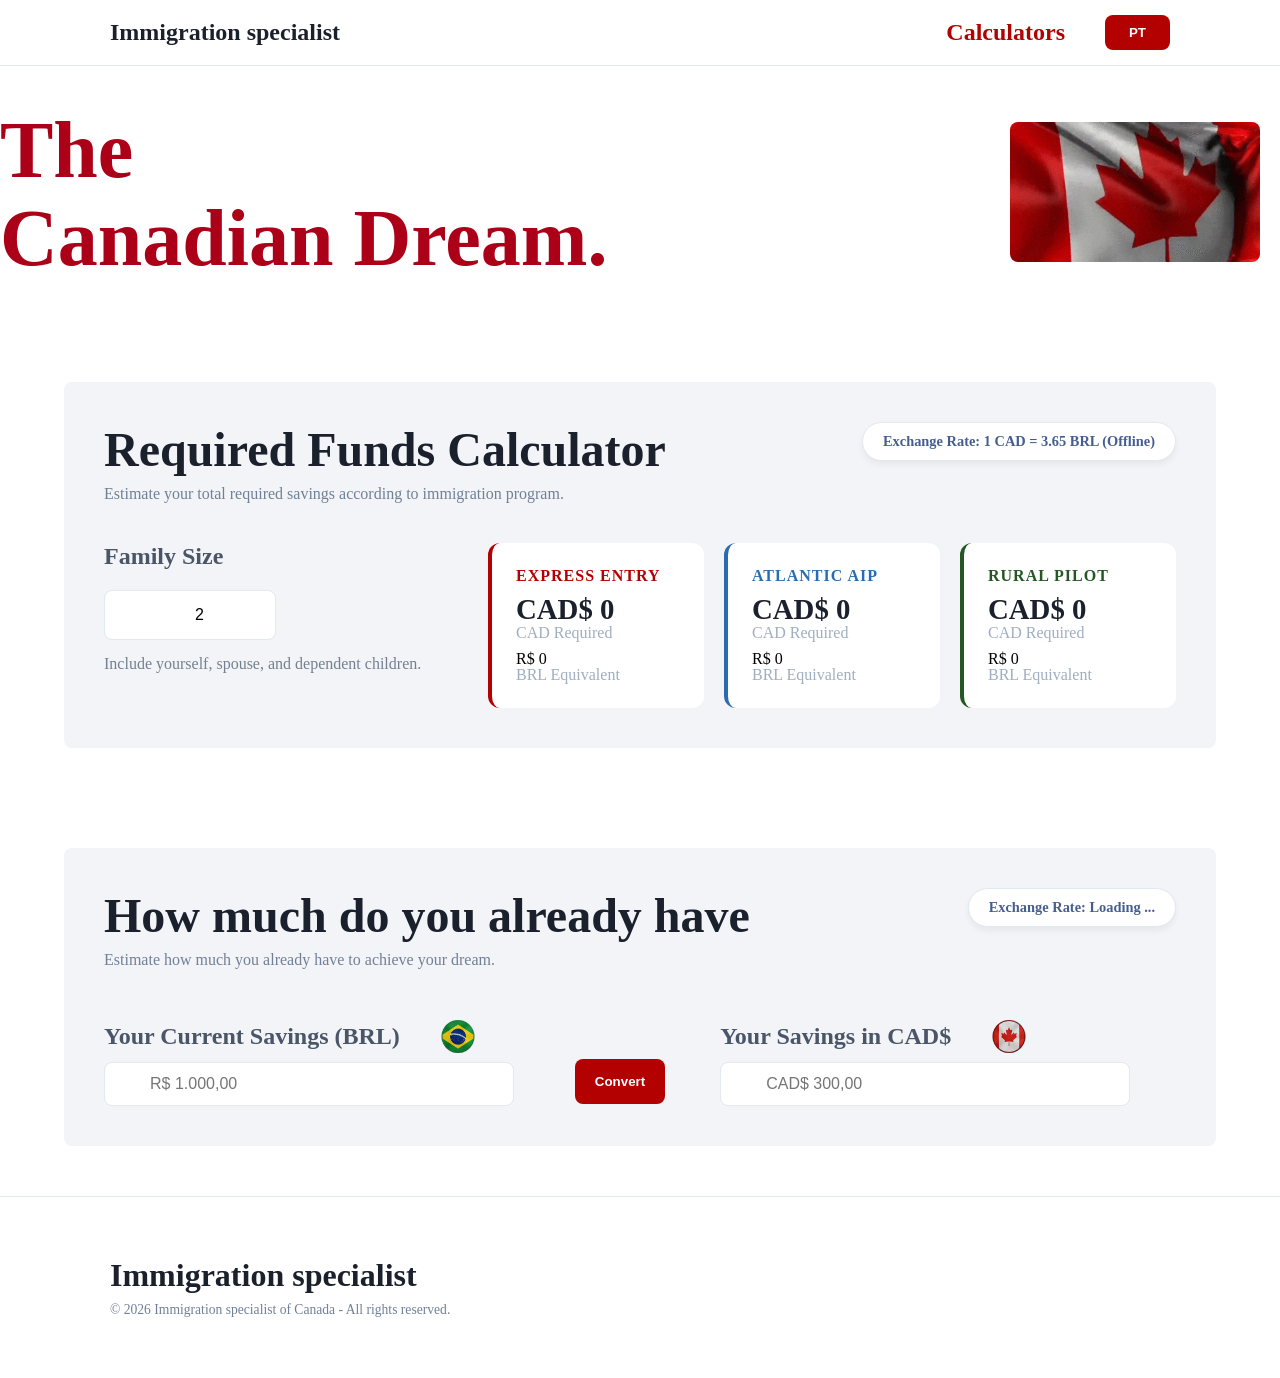
<file: index.html>
<!DOCTYPE html>
<html lang="en">

<head>
    <meta charset="UTF-8">
    <meta name="viewport" content="width=device-width, initial-scale=1.0">
    <link
        href="https://fonts.googleapis.com/css2?family=Manrope:wght@400;700;800&amp;family=Inter:wght@400;500;600&amp;display=swap"
        rel="stylesheet" />
    <link
        href="https://fonts.googleapis.com/css2?family=Material+Symbols+Outlined:wght,FILL@100..700,0..1&amp;display=swap"
        rel="stylesheet" />
    <link
        href="https://fonts.googleapis.com/css2?family=Material+Symbols+Outlined:wght,FILL@100..700,0..1&amp;display=swap"
        rel="stylesheet" />
    <link rel="stylesheet" href="style.css">
    <title>Canadian dream</title>
</head>

<body>

    <header class="main-header">
        <div class="header-container">
            <div class="logo">
                Immigration specialist
            </div>

            <div class="header-right-group">
                <nav class="nav-menu">
                    <ul>
                        <li><a href="#" class="active">Calculators</a></li>
                    </ul>
                </nav>

                <div class="cta-header">
                    <a href="PT/index.html" style="text-decoration: none;">
                    <button class="apply-btn">PT</button>
                </a>
                </div>
            </div>
        </div>
    </header>

    <div class="first-box">
        <div class="left-box">
            <h1>
                The <br /><span class="text-primary">Canadian Dream.</span>
            </h1>
        </div>
        <div class="right-box">
            <img src="assets/flag2.gif" alt="bandeira do canadá">
        </div>
    </div>

    <div class="calculator-container">
        <div class="calculator-header">
            <div>
                <h2>Required Funds Calculator</h2>
                <p>Estimate your total required savings according to immigration program.</p>
            </div>
            <div class="header-display">
                <span id="header-info">Exchange Rate: 1 CAD = 3.65 BRL</span>
            </div>
        </div>


        <div class="main-layout">
            <div class="inputs-section-family">
                <label for="familySize">Family Size</label>
                <input type="number" id="familySize" value="2" min="1" max="7" oninput="calculate()">
                <p class="hint">Include yourself, spouse, and dependent children.</p>
            </div>

            <div class="cards-section">
                <div class="card express">
                    <span class="program-name express">EXPRESS ENTRY</span>
                    <h3 id="val-express">CAD$ 0</h3>
                    <span class="equiv-label">CAD Required</span>
                    <p id="brl-express">R$ 0</p>
                    <span class="equiv-label">BRL Equivalent</span>
                </div>

                <div class="card atlantic">
                    <span class="program-name atlantic">ATLANTIC AIP</span>
                    <h3 id="val-atlantic">CAD$ 0</h3>
                    <span class="equiv-label">CAD Required</span>
                    <p id="brl-atlantic">R$ 0</p>
                    <span class="equiv-label">BRL Equivalent</span>
                </div>

                <div class="card rural">
                    <span class="program-name rural">RURAL PILOT</span>
                    <h3 id="val-rural">CAD$ 0</h3>
                    <span class="equiv-label">CAD Required</span>
                    <p id="brl-rural">R$ 0</p>
                    <span class="equiv-label">BRL Equivalent</span>
                </div>
            </div>
        </div>
    </div>


    <div class="calculator-container">
        <div class="calculator-header">
            <div>
                <h2>How much do you already have</h2>
                <p>Estimate how much you already have to achieve your dream.</p>
            </div>
            <div class="header-display">
                <span id="exchange-info">Exchange Rate: Loading ...</span>
            </div>
        </div>


        <div class="main-layout">
            <div class="inputs-section">
                <div class="input-group1">
                    <label for="currentSavingsreal" class="label-with-flag">Your Current Savings (BRL)
                        <img class="brazil" src="./assets/brasil.png" alt="brazilian flag">
                    </label>
                    <div class="currency-input-wrapper">
                        <input type="number" id="currentSavingsreal" placeholder="R$ 1.000,00">
                    </div>
                </div>
        
                <button class="convert-button">Convert</button>
        
                <div class="input-group2">
                    <label for="currentSavingsdollar" class="label-with-flag">Your Savings in CAD$
                        <img class="canada" src="./assets/canadian flag.png" alt="canadian flag">
                    </label>
                    <div class="currency-input-wrapper">
                        <input id="currentSavingsdollar" placeholder="CAD$ 300,00" readonly>
                    </div>
                </div>
            </div>
        </div> 
    </div>

        <footer class="site-footer">
            <div class="footer-container">
                <h3 class="footer-brand">Immigration specialist</h3>
                <p class="footer-copyright">
                    © 2026 Immigration specialist of Canada - All rights reserved.
                </p>
            </div>
        </footer>
    

    
    <script src="./script.js"></script>
</body>

</html>
</file>
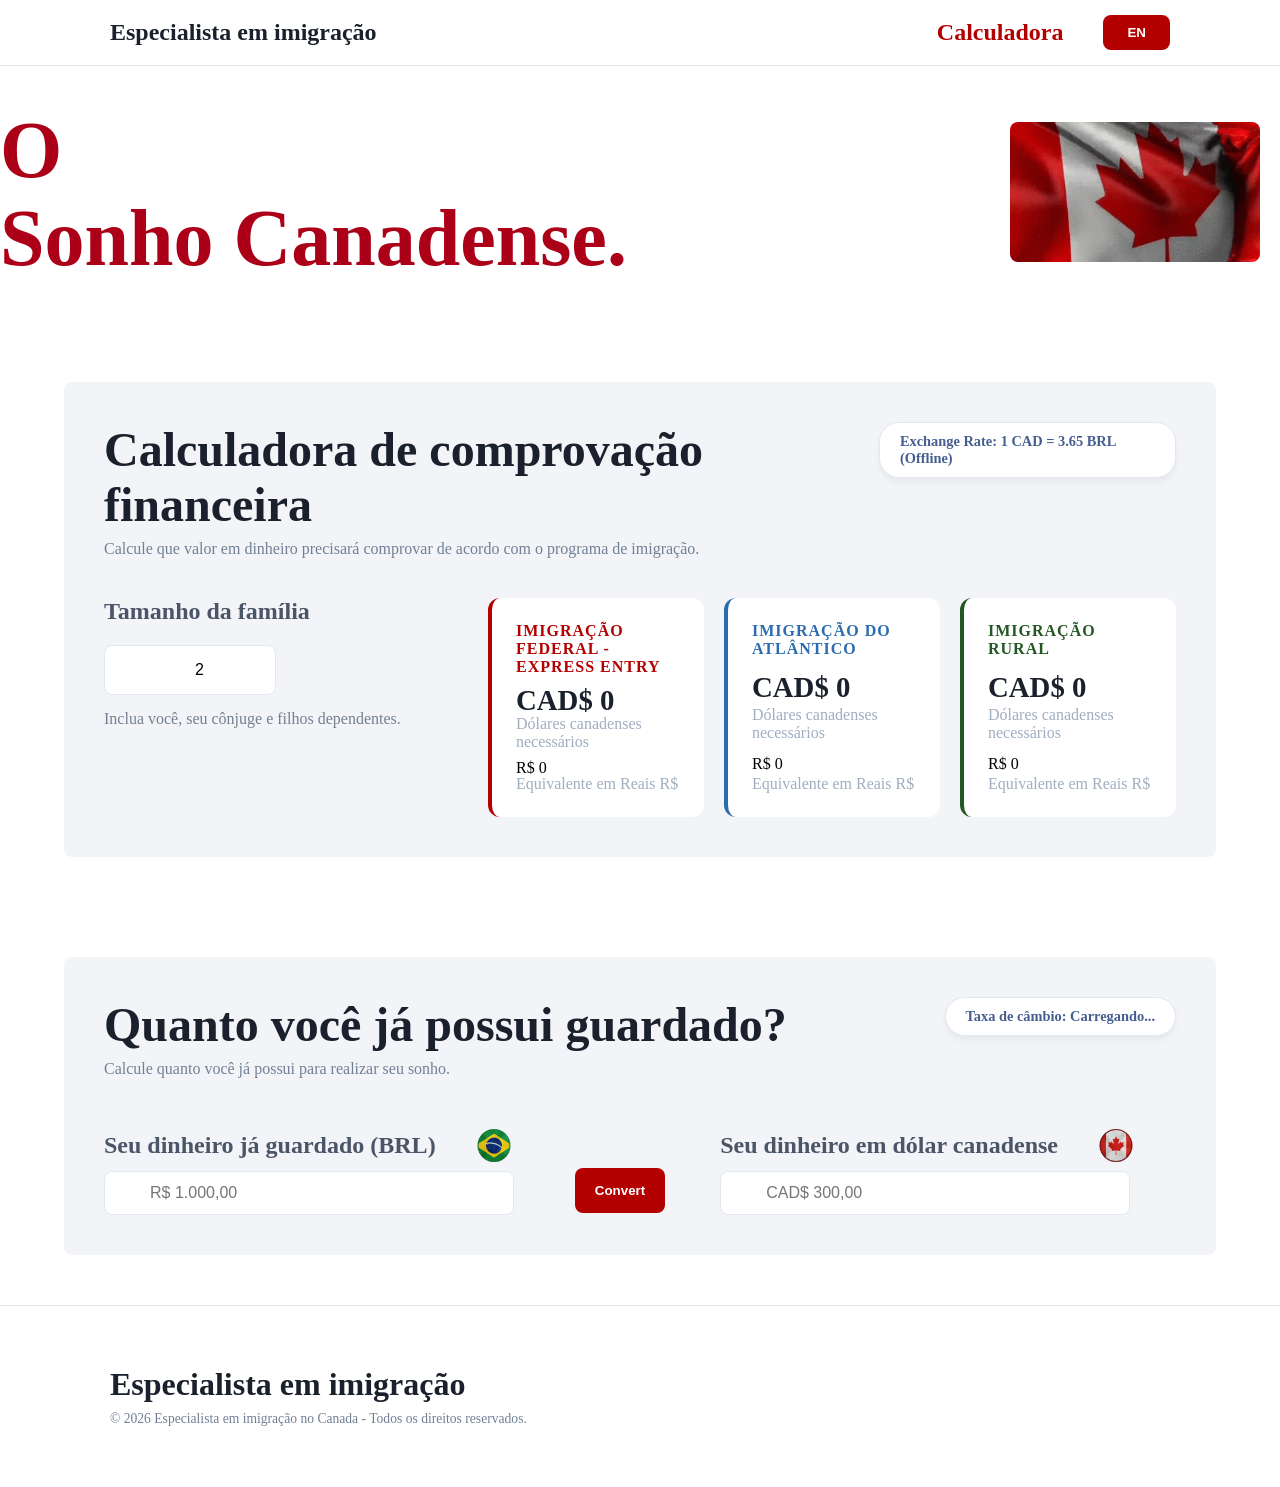
<file: PT/index.html>
<!DOCTYPE html>
<html lang="pt-br">

<head>
    <meta charset="UTF-8">
    <meta name="viewport" content="width=device-width, initial-scale=1.0">
    <link
        href="https://fonts.googleapis.com/css2?family=Manrope:wght@400;700;800&amp;family=Inter:wght@400;500;600&amp;display=swap"
        rel="stylesheet" />
    <link
        href="https://fonts.googleapis.com/css2?family=Material+Symbols+Outlined:wght,FILL@100..700,0..1&amp;display=swap"
        rel="stylesheet" />
    <link
        href="https://fonts.googleapis.com/css2?family=Material+Symbols+Outlined:wght,FILL@100..700,0..1&amp;display=swap"
        rel="stylesheet" />
    <link rel="stylesheet" href="../style.css">
    <title>Sonho Canadense</title>
</head>

<body>

    <header class="main-header">
        <div class="header-container">
            <div class="logo">
                Especialista em imigração
            </div>

            <div class="header-right-group">
                <nav class="nav-menu">
                    <ul>
                        <li><a href="#" class="active">Calculadora</a></li>
                    </ul>
                </nav>

                <div class="cta-header">
                    <a href="../index.html" style="text-decoration: none;">
                    <button class="apply-btn">EN</button>
                </a>
                </div>
            </div>
        </div>
    </header>

    <div class="first-box">
        <div class="left-box">
            <h1>
                O <br /><span class="text-primary">Sonho Canadense.</span>
            </h1>
        </div>
        <div class="right-box">
            <img src="../assets/flag2.gif" alt="bandeira do canadá">
        </div>
    </div>

    <div class="calculator-container">
        <div class="calculator-header">
            <div>
                <h2>Calculadora de comprovação financeira</h2>
                <p>Calcule que valor em dinheiro precisará comprovar de acordo com o programa de imigração.</p>
            </div>
            <div class="header-display">
                <span id="header-info">Taxa de câmbio: 1 CAD = 3.65 BRL</span>
            </div>
        </div>


        <div class="main-layout">
            <div class="inputs-section-family">
                <label for="familySize">Tamanho da família</label>
                <input type="number" id="familySize" value="2" min="1" max="7" oninput="calculate()">
                <p class="hint">Inclua você, seu cônjuge e filhos dependentes.</p>
            </div>

            <div class="cards-section">
                <div class="card express">
                    <span class="program-name express">IMIGRAÇÃO FEDERAL - EXPRESS ENTRY</span>
                    <h3 id="val-express">CAD$ 0</h3>
                    <span class="equiv-label">Dólares canadenses necessários</span>
                    <p id="brl-express">R$ 0</p>
                    <span class="equiv-label">Equivalente em Reais R$</span>
                </div>

                <div class="card atlantic">
                    <span class="program-name atlantic">IMIGRAÇÃO DO ATLÂNTICO</span>
                    <h3 id="val-atlantic">CAD$ 0</h3>
                    <span class="equiv-label">Dólares canadenses necessários</span>
                    <p id="brl-atlantic">R$ 0</p>
                    <span class="equiv-label">Equivalente em Reais R$</span>
                </div>

                <div class="card rural">
                    <span class="program-name rural">IMIGRAÇÃO RURAL</span>
                    <h3 id="val-rural">CAD$ 0</h3>
                    <span class="equiv-label">Dólares canadenses necessários</span>
                    <p id="brl-rural">R$ 0</p>
                    <span class="equiv-label">Equivalente em Reais R$</span>
                </div>
            </div>
        </div>
    </div>


    <div class="calculator-container">
        <div class="calculator-header">
            <div>
                <h2>Quanto você já possui guardado?</h2>
                <p>Calcule quanto você já possui para realizar seu sonho.</p>
            </div>
            <div class="header-display">
                <span id="exchange-info">Taxa de câmbio: Carregando...</span>
            </div>
        </div>


        <div class="main-layout">
            <div class="inputs-section">
                <div class="input-group1">
                    <label for="currentSavingsreal" class="label-with-flag">Seu dinheiro já guardado (BRL)
                        <img class="brazil" src="../assets/brasil.png" alt="brazilian flag">
                    </label>
                    <div class="currency-input-wrapper">
                        <input type="number" id="currentSavingsreal" placeholder="R$ 1.000,00">
                    </div>
                </div>
        
                <button class="convert-button">Convert</button>
        
                <div class="input-group2">
                    <label for="currentSavingsdollar" class="label-with-flag">Seu dinheiro em dólar canadense 
                        <img class="canada" src="../assets/canadian flag.png" alt="canadian flag">
                    </label>
                    <div class="currency-input-wrapper">
                        <input id="currentSavingsdollar" placeholder="CAD$ 300,00" readonly>
                    </div>
                </div>
            </div>
        </div> 
    </div>

        <footer class="site-footer">
            <div class="footer-container">
                <h3 class="footer-brand">Especialista em imigração</h3>
                <p class="footer-copyright">
                    © 2026 Especialista em imigração no Canada - Todos os direitos reservados.
                </p>
            </div>
        </footer>
    

    
    <script src="../script.js"></script>
</body>

</html>
</file>
<file: style.css>
* {
    box-sizing: border-box;
    margin: 0;
    padding: 0;
}

body {
    min-height: 100vh;
}


.main-header {
    position: sticky;     
    top: 0; 
    z-index: 500;  
    background-color: #ffffff; 
    border-bottom: 1px solid #e2e8f0;
    padding: 15px 0;
}


.header-container {
    max-width: 1100px;
    width: 100%;
    margin: 0 auto;
    display: flex;
    justify-content: space-between; 
    align-items: center;
    padding: 0 20px;
}


.logo {
    font-size: 1.5rem;
    font-weight: 800;
    color: #1a202c;
}

.header-right-group {
    display: flex;
    align-items: center;
    gap: 40px;
}

.nav-menu ul {
    display: flex;
    list-style: none;
    gap: 30px;
    padding: 0;
    margin: 0;
}

.nav-menu a {
    text-decoration: none;
    color: #4a5568;
    font-weight: 600;
    font-size: 1.5rem;
    transition: color 0.3s;
}

.nav-menu a:hover, .nav-menu a.active {
    color: #b30000;
}

/* Botão Apply Now */
.apply-btn {
    background-color: #b30000;
    color: white;
    border: none;
    padding: 10px 24px;
    border-radius: 8px;
    font-weight: 700;
    cursor: pointer;
    transition: opacity 0.3s;
}

.apply-btn:hover {
    opacity: 0.9;
}

.cta-header {
    display: flex;
}

.first-box {
    display: flex;
    justify-content: space-between;
    align-items: center;
    max-width: 1300px;
    width: 100%;
    margin: 40px auto;
}

.right-box img {
    width: 250px;
    height: auto;
    border-radius: 8px;
    margin-right: 20px;
}

.left-box h1 {
    font-size: 5rem;
    line-height: 1.1;
    color: rgb(171 0 23 / var(--tw-text-opacity, 1));
}

.calculator-container{
    background-color: rgb(242 244 247 / var(--tw-bg-opacity, 1));
    width: 90%;
    padding: 40px;
    border-radius: 8px;
    margin: auto;
    margin-top: 100px;
}

.calculator-header {
    display: flex;
    justify-content: space-between;
    align-items: flex-start;
    margin-bottom: 40px;
}

.calculator-header h2 {
    font-size: 3rem;
    color: #1a202c;
    margin-bottom: 8px;
}

.calculator-header p {
    color: #718096;
}

.header-display {
    display: flex;
    justify-content: flex-end;
    margin-bottom: 25px;
}


.header-display #header-info {
    background-color: rgb(255 255 255);
    padding: 10px 20px;
    border-radius: 20px;
    font-size: 0.9rem;
    font-weight: 700;
    color: rgb(70 94 143 / var(--tw-text-opacity, 1));
    box-shadow: 0 4px 6px rgba(0, 0, 0, 0.05);
    border: 1px solid #e2e8f0;
}

#exchange-info {
    background-color: rgb(255 255 255);
    padding: 10px 20px;
    border-radius: 20px;
    font-size: 0.9rem;
    font-weight: 700;
    color: rgb(70 94 143 / var(--tw-text-opacity, 1));
    box-shadow: 0 4px 6px rgba(0, 0, 0, 0.05);
    border: 1px solid #e2e8f0;
}

.main-layout {
    display: flex;
    gap: 40px;
}


.inputs-section-family {
    flex: 1;
    display: flex;
    flex-direction: column;
    gap: 30px;
    width: 280px;
    flex-shrink: 0;
}

.inputs-section-family label {
    font-weight: bold;
    color: #4a5568;
    margin-bottom: -10px;
    font-size: 1.5rem;
}

.inputs-section-family input {
    width: 50%;
    padding: 15px;
    border: 1px solid #e2e8f0;
    border-radius: 8px;
    font-size: 1rem;
    background-color: #ffffff;
    justify-content: center;
    padding-left: 90px;
}

.inputs-section {
    display: flex;
    flex-direction: row;
    align-items: flex-end;
    gap: 15px;
    width: 100%;
}

.input-group1 {
    display: flex;
    flex-direction: column;
    gap: 8px;
    flex: 1;
}

.input-group2 {
    display: flex;
    flex-direction: column;
    gap: 8px;
    flex: 1;
    padding-left: 40px;
}

.inputs-section label {
    font-weight: bold;
    color: #4a5568;
    margin-bottom: -10px;
    font-size: 1.5rem;
}

.inputs-section input {
    width: 100%;
    padding: 12px 15px;
    border: 1px solid #e2e8f0;
    border-radius: 8px;
    font-size: 1rem;
}



.inputs-section-family .hint {
    font-size: 1rem;
    color: #748090;
    margin-top: -15px;
}


.inputs-section .hint {
    font-size: 1rem;
    color: #748090;
    margin-top: -15px;
}

.currency-input-wrapper {
    position: relative;
    display: flex;
    width: 90%;
}

.currency-input-wrapper span {
    position: absolute;
    left: 15px;
    color: #a0aec0;
}

.currency-input-wrapper input {
    padding-left: 45px; 
}

.cards-section {
    flex: 2;
    display: flex;
    gap: 20px;
    justify-content: flex-start;
}

.card {
    background-color:  rgb(255 255 255);
    border-radius: 12px;
    display: flex;
    flex-direction: column;
    flex: 1;
    gap: 8px;
    min-width: 200px;
    max-width: 320px;
    width: 100%;
    padding: 1.5em;
    justify-content: space-between;
}

.program-name {
    font-size: 0.7rem;
    font-weight: bold;
    color: #a0aec0;
    text-transform: uppercase;
    letter-spacing: 1px;
}

.program-name.express {
    color: #b30000;
    font-size: 1rem;
}

.program-name.atlantic {
    color: #2b6cb0;
    font-size: 1rem;
}

.program-name.rural {
    color: #245724;
    font-size: 1rem;
}

.card h3 {
    font-size: 1.8rem;
    font-weight: 800;
    color: #1a202c;
    
}

.equiv-label {
    font-size: 1rem;
    color: #a0aec0;
    margin-top: -10px;
}

.card:hover {
    transform: translateY(-5px);
}

.card.express {
    border-left: 4px solid #b30000;
}

.card.atlantic {
    border-left: 4px solid #2b6cb0;
}

.card.rural {
    border-left: 4px solid #245724;
}

.convert-button {
    height: 45px;
    padding: 12px 20px;
    background-color: #b30000;
    color: white;
    border: none;
    border-radius: 8px;
    font-weight: bold;
    cursor: pointer;
    margin-bottom: 2px;
}

.label-with-flag {
    display: flex;
    align-items: center;
    gap: 8px;
    font-weight: bold;
    color: #4a5568;
    font-size: 1.5rem;
    margin-bottom: 0;
}

#currentSavingsdollar {
    margin-left: 0;
}

img {
    max-width: 100%;
    width: 100px;
    height: auto;
    object-fit: contain;
}

.site-footer {
    width: 100%;
    padding: 60px 0;
    background-color: #ffffff;
    border-top: 1px solid #e2e8f0;
    margin-top: 50px;
}

.footer-container {
    max-width: 1100px;
    margin: 0 auto;
    padding: 0 20px;
}

.footer-brand {
    font-size: 2rem;
    font-weight: 800;
    color: #1a202c;
    margin-bottom: 8px;
}

.footer-copyright {
    font-size: 0.85rem;
    color: #718096;
    font-weight: 500;
}



@media (max-width: 768px) {
    /* Header e Navegação */
    .header-container {
        flex-direction: column;
        gap: 15px;
        text-align: center;
    }

    .header-right-group {
        gap: 20px;
    }


    .first-box {
        flex-direction: column-reverse;
        text-align: center;
        margin: 20px auto;
        padding: 0 20px;
    }

    .left-box h1 {
        font-size: 2.8rem;
        margin-top: 20px;
    }

    .right-box img {
        width: 180px;
        margin-right: 0;
    }

    .calculator-container {
        width: 95%;
        padding: 20px;
        margin-top: 40px;
    }

    .calculator-header {
        flex-direction: column;
        align-items: center;
        text-align: center;
        gap: 15px;
    }

    .calculator-header h2 {
        font-size: 1.8rem;
    }


    .main-layout {
        flex-direction: column;
        gap: 30px;
    }


    .inputs-section-family {
        width: 100%;
        align-items: center;
        text-align: center;
    }

    .inputs-section-family input {
        width: 80%;
        padding-left: 15px; 
        text-align: center;
    }


    .cards-section {
        flex-direction: column;
        width: 100%;
    }

    .card {
        max-width: 100%;
        min-width: unset;
    }


    .inputs-section {
        flex-direction: column;
        align-items: center;
        gap: 20px;
    }

    .input-group1, .input-group2 {
        width: 100%;
        padding-left: 0;
    }

    .label-with-flag {
        font-size: 1.2rem;
        justify-content: center;
    }

    .currency-input-wrapper {
        width: 100%;
    }

    .convert-button {
        width: 100%;
        height: 50px;
    }

    /* Footer */
    .footer-container {
        text-align: center;
    }

    .footer-brand {
        font-size: 1.5rem;
    }
}

@media (max-width: 480px) {
    .left-box h1 {
        font-size: 2.2rem;
    }
    
    .nav-menu a {
        font-size: 1.1rem;
    }
}
</file>
